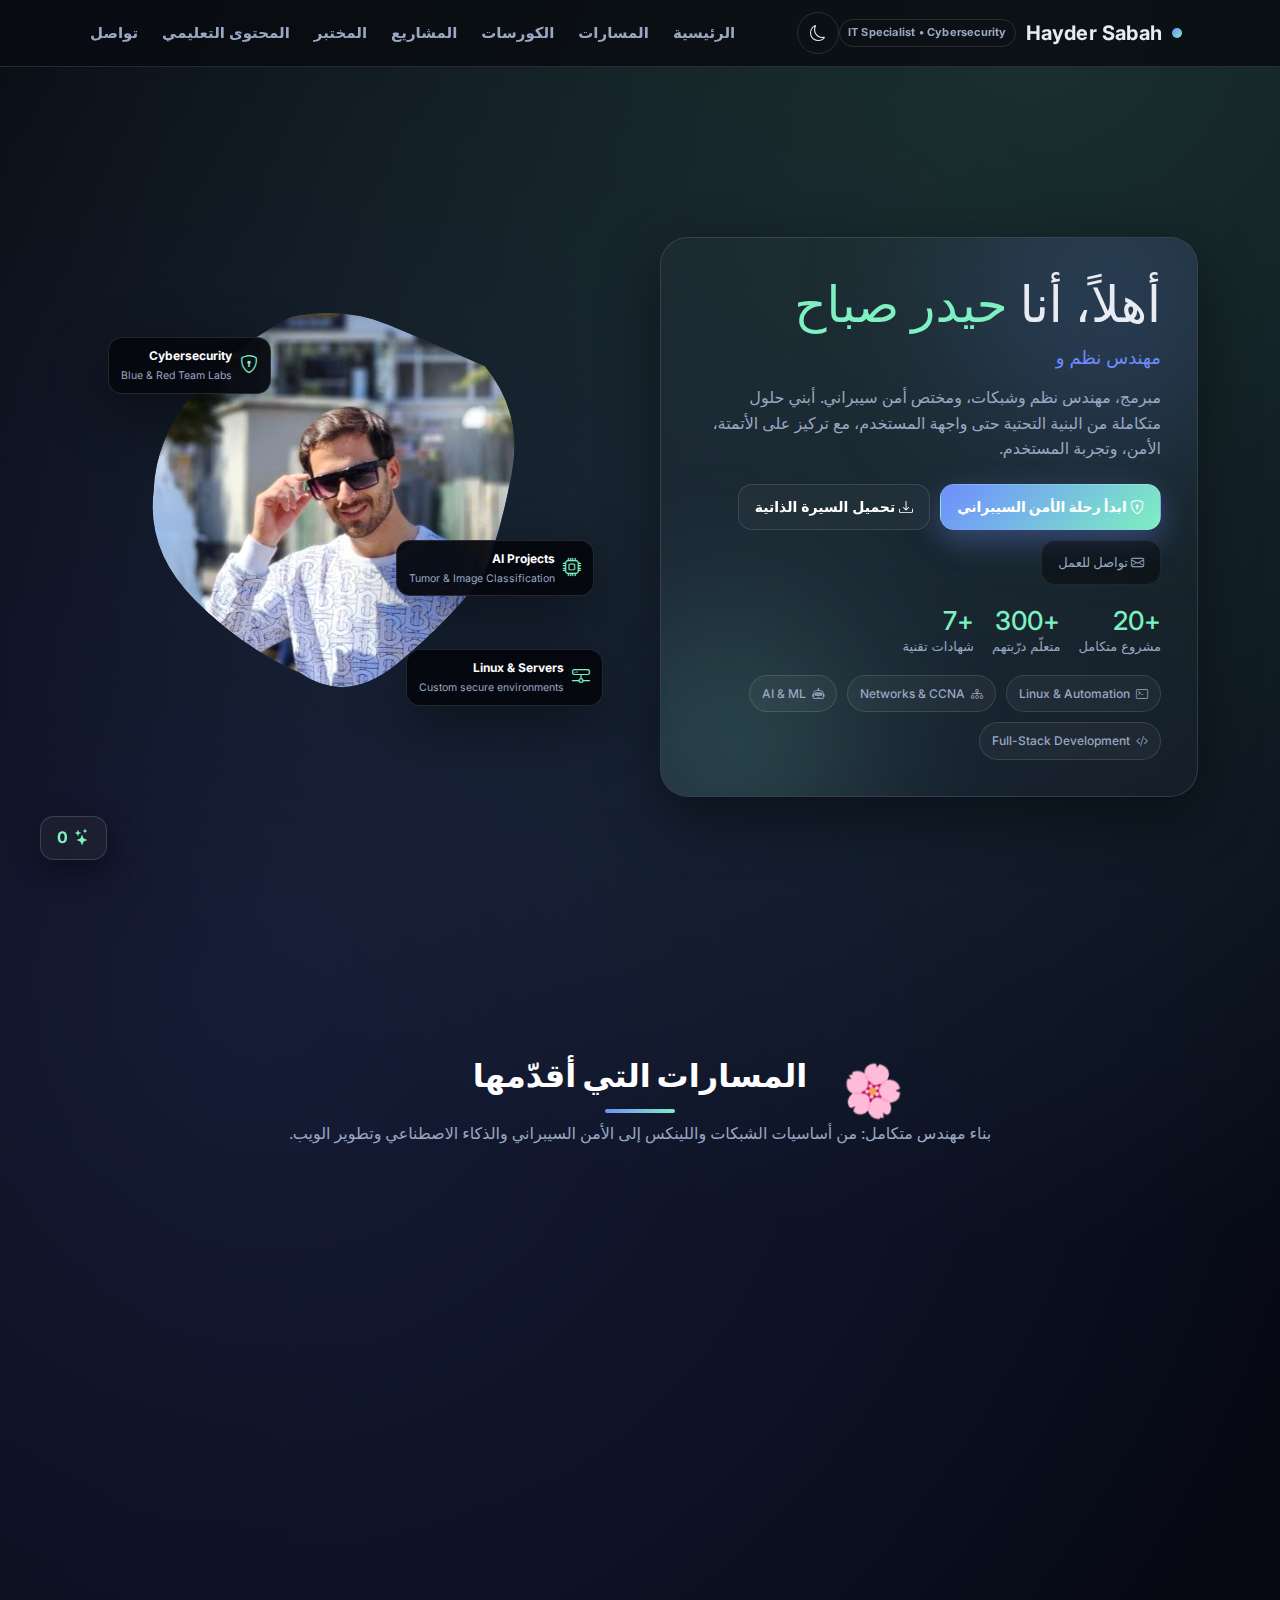
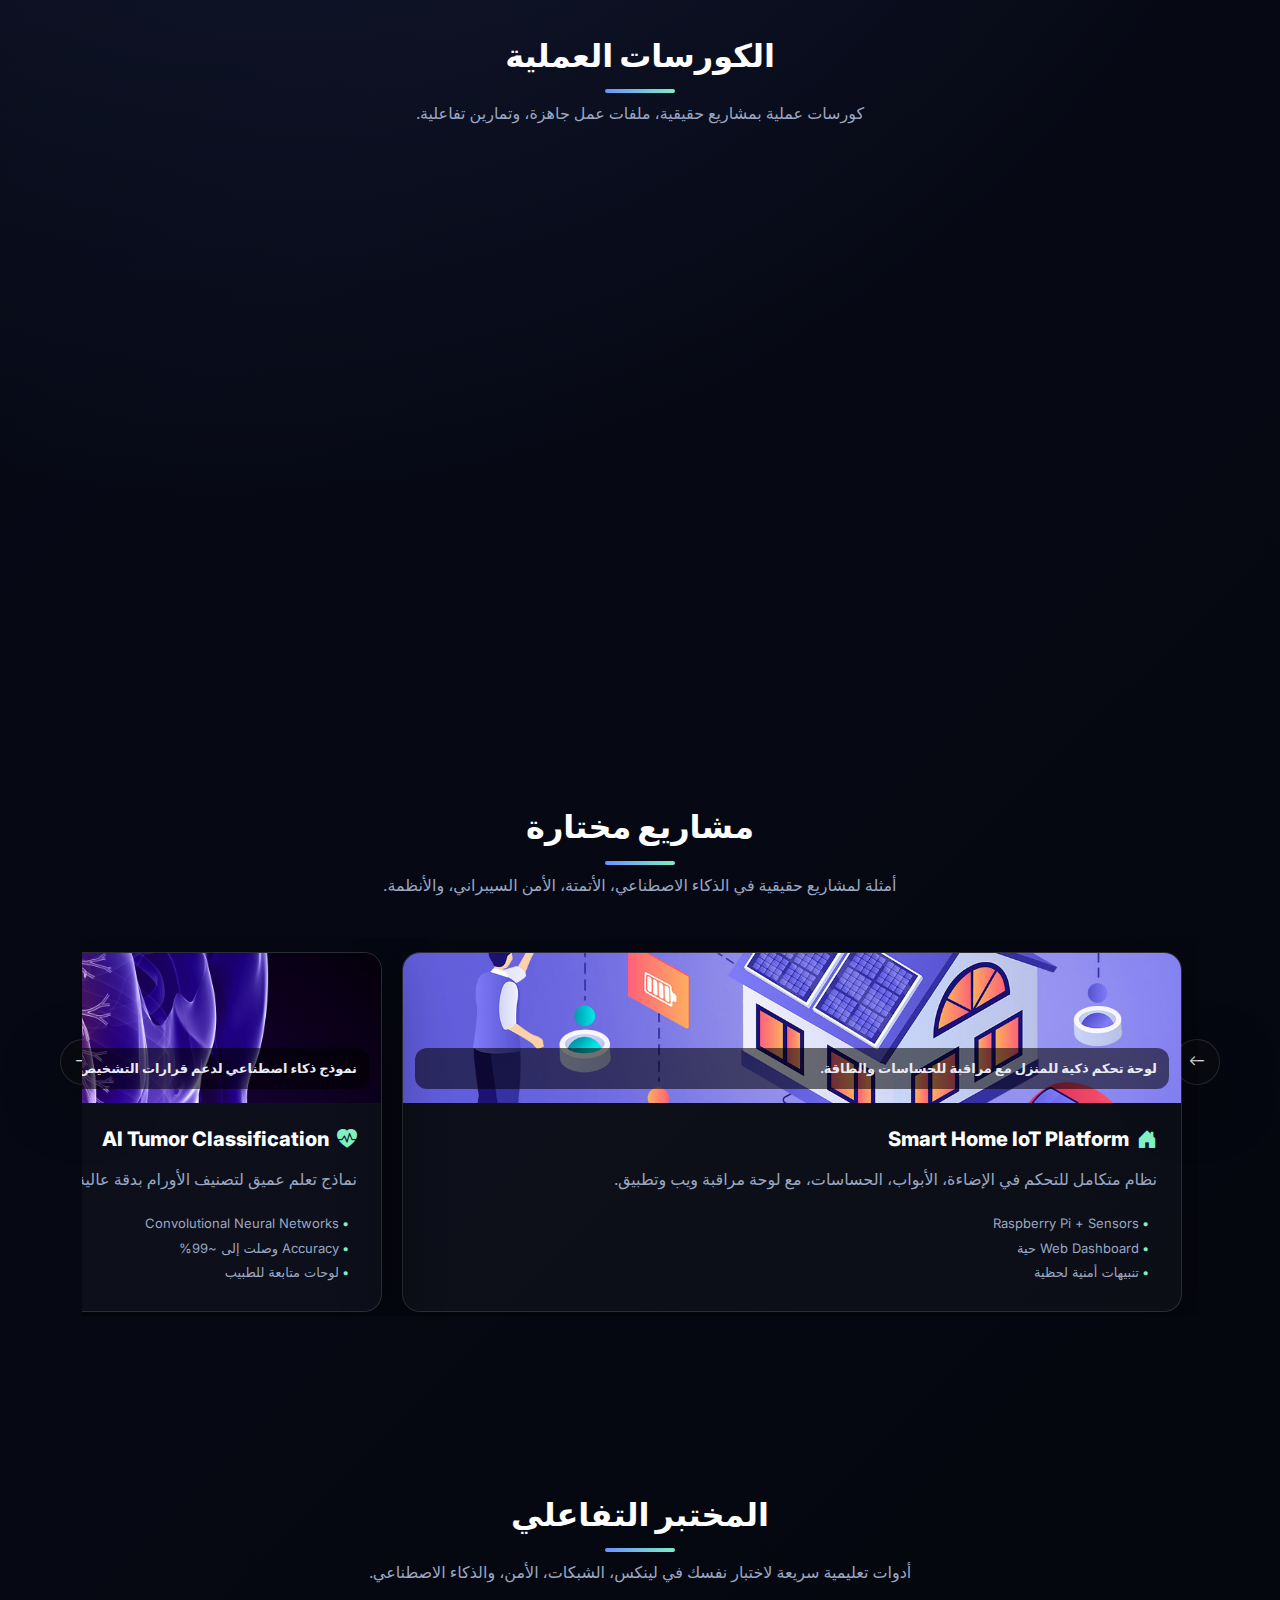
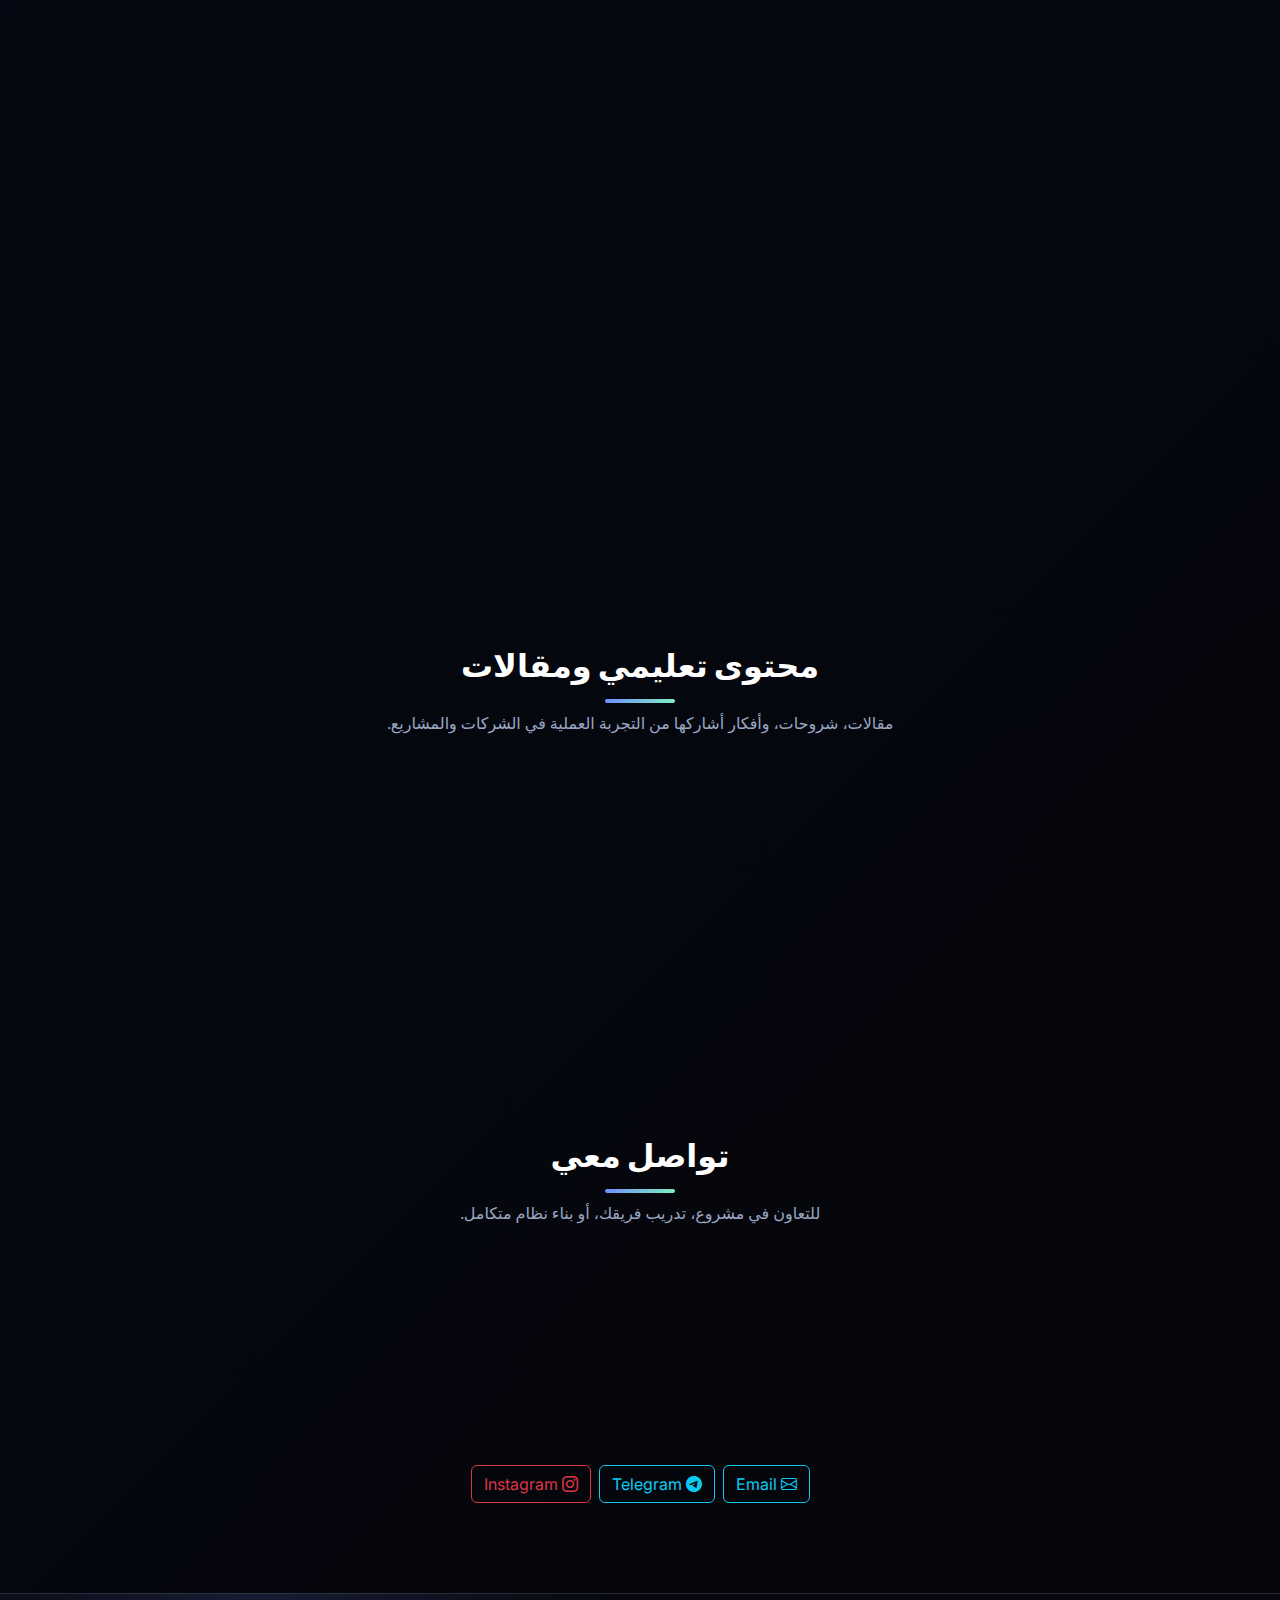
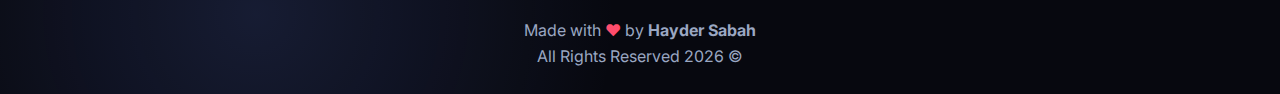
<file: Index.html>
<!DOCTYPE html>
<html lang="ar" dir="rtl">
<head>
    <meta charset="UTF-8">
    <meta name="viewport" content="width=device-width, initial-scale=1.0">
    <title>Hayder Sabah | Cybersecurity & Dev Portfolio v2</title>

    <link rel="icon" href="icon.png" type="image/png">

    <!-- Fonts -->
    <link rel="preconnect" href="https://fonts.googleapis.com">
    <link rel="preconnect" href="https://fonts.gstatic.com" crossorigin>
    <link href="https://fonts.googleapis.com/css2?family=Inter:wght@400;500;600;700;800&display=swap" rel="stylesheet">

    <!-- Bootstrap & Icons -->
    <link href="https://cdn.jsdelivr.net/npm/bootstrap@5.3.2/dist/css/bootstrap.min.css" rel="stylesheet">
    <link rel="stylesheet" href="https://cdn.jsdelivr.net/npm/bootstrap-icons@1.11.0/font/bootstrap-icons.css">

    <!-- Main CSS -->
    <style>
        :root {
            --bg: #05060a;
            --bg-alt: #070a12;
            --card: rgba(255, 255, 255, 0.04);
            --stroke: rgba(255, 255, 255, 0.12);
            --text: #e8ecf2;
            --muted: #9aa7c2;
            --accent: #6f8dff;
            --accent-2: #7ef0c1;
            --accent-red: #ff6b6b;
            --shadow: 0 20px 60px rgba(0, 0, 0, 0.45);
            --radius-lg: 28px;
            --radius-md: 18px;
            --radius-sm: 12px;
            --glass-blur: blur(12px);
            --font-main: 'Inter', 'Segoe UI', system-ui, -apple-system, sans-serif;
        }

        * {
            box-sizing: border-box;
        }

        body {
            margin: 0;
            font-family: var(--font-main);
            background: radial-gradient(circle at 20% 20%, rgba(111, 141, 255, 0.16), transparent 28%), radial-gradient(circle at 80% 0%, rgba(126, 240, 193, 0.18), transparent 25%), linear-gradient(135deg, #04040a 0%, #060915 35%, #05060a 100%);
            color: var(--text);
            scroll-behavior: smooth;
            line-height: 1.6;
            overflow-x: hidden;
        }

        .dark-mode {
            background: #05060a;
            color: var(--text);
        }

        /* Scrollbar */
        ::-webkit-scrollbar {
            width: 8px;
            height: 8px;
        }

        ::-webkit-scrollbar-thumb {
            background: rgba(255,255,255,0.18);
            border-radius: 999px;
        }

        /* General */
        img {
            max-width: 100%;
            display: block;
        }

        a {
            color: var(--accent);
            text-decoration: none;
        }

            a:hover {
                color: #9eb5ff;
            }

        section {
            padding: 90px 0;
        }

        .section-title {
            font-weight: 800;
            letter-spacing: -0.5px;
            color: #fff;
            text-align: center;
        }

        .section-subtitle {
            color: var(--muted);
            text-align: center;
            max-width: 720px;
            margin: 8px auto 40px auto;
        }

        .section-title::after {
            content: "";
            display: block;
            width: 70px;
            height: 4px;
            background: linear-gradient(135deg, var(--accent), var(--accent-2));
            margin: 14px auto 0 auto;
            border-radius: 999px;
        }

        .grid-3 {
            display: grid;
            grid-template-columns: repeat(auto-fit, minmax(260px, 1fr));
            gap: 18px;
        }

        /* NAVBAR */
        .main-nav {
            background: rgba(8, 10, 15, 0.8) !important;
            backdrop-filter: var(--glass-blur);
            border-bottom: 1px solid var(--stroke);
            padding: 12px 0;
        }

        .navbar .navbar-brand {
            color: var(--text);
            font-weight: 700;
            letter-spacing: 0.2px;
            display: flex;
            align-items: center;
            gap: 10px;
        }

            .navbar .navbar-brand .dot {
                width: 10px;
                height: 10px;
                background: linear-gradient(135deg, var(--accent), var(--accent-2));
                border-radius: 50%;
                display: inline-block;
            }

        .role-pill {
            font-size: 11px;
            padding: 4px 8px;
            border-radius: 999px;
            border: 1px solid var(--stroke);
            color: var(--muted);
        }

        .navbar .nav-link {
            color: var(--muted);
            position: relative;
            padding: 8px 12px;
            font-weight: 600;
            font-size: 15px;
        }

            .navbar .nav-link::after {
                content: "";
                position: absolute;
                left: 12px;
                bottom: 6px;
                width: 0;
                height: 2px;
                background: linear-gradient(135deg, var(--accent), var(--accent-2));
                transition: width 0.25s ease;
            }

            .navbar .nav-link:hover,
            .navbar .nav-link:focus {
                color: #fff;
            }

                .navbar .nav-link:hover::after {
                    width: 18px;
                }

        #themeToggle {
            border-radius: 50%;
            width: 42px;
            height: 42px;
            display: grid;
            place-items: center;
            border: 1px solid var(--stroke);
            color: var(--text);
        }

        /* HERO */
        .hero {
            position: relative;
            min-height: 100vh;
            display: grid;
            place-items: center;
        }

            .hero .inner {
                display: grid;
                grid-template-columns: repeat(auto-fit, minmax(320px, 1fr));
                align-items: center;
                gap: 40px;
                width: 100%;
            }

        .hero-card {
            background: rgba(255, 255, 255, 0.02);
            padding: 36px;
            border-radius: var(--radius-lg);
            border: 1px solid var(--stroke);
            box-shadow: var(--shadow);
            position: relative;
            overflow: hidden;
        }

            .hero-card::before,
            .hero-card::after {
                content: "";
                position: absolute;
                border-radius: 50%;
                filter: blur(80px);
                z-index: 0;
            }

            .hero-card::before {
                width: 320px;
                height: 320px;
                background: rgba(111, 141, 255, 0.18);
                top: -100px;
                right: -80px;
            }

            .hero-card::after {
                width: 260px;
                height: 260px;
                background: rgba(126, 240, 193, 0.18);
                bottom: -80px;
                left: -60px;
            }

        .hero h1 {
            font-size: clamp(34px, 4vw, 50px);
            margin-bottom: 10px;
            position: relative;
            z-index: 1;
        }

            .hero h1 span {
                color: var(--accent-2);
            }

        .hero-subtitle {
            font-size: 18px;
            color: var(--accent);
            margin-bottom: 12px;
            min-height: 26px;
        }

        .hero .intro {
            color: var(--muted);
            font-size: 16px;
            max-width: 620px;
            position: relative;
            z-index: 1;
        }

        .hero-cta {
            display: flex;
            flex-wrap: wrap;
            gap: 10px;
            margin-top: 22px;
            position: relative;
            z-index: 1;
        }

        /* Buttons */
        .btn-glow {
            padding: 11px 16px;
            border-radius: 14px;
            border: 1px solid var(--stroke);
            color: #fff;
            font-weight: 700;
            letter-spacing: 0.3px;
            background: linear-gradient(135deg, var(--accent), var(--accent-2));
            box-shadow: 0 10px 30px rgba(111, 141, 255, 0.35);
            font-size: 14px;
        }

        .btn-ghost {
            padding: 11px 16px;
            border-radius: 14px;
            border: 1px solid var(--stroke);
            color: #fff;
            font-weight: 600;
            background: rgba(255, 255, 255, 0.03);
            backdrop-filter: blur(10px);
            font-size: 14px;
        }

        .btn-ghost-alt {
            padding: 11px 16px;
            border-radius: 14px;
            border: 1px solid rgba(255,255,255,0.08);
            color: var(--muted);
            font-weight: 500;
            background: rgba(0,0,0,0.4);
            font-size: 13px;
        }

        /* Hero metrics */
        .hero-metrics {
            display: flex;
            flex-wrap: wrap;
            gap: 18px;
            margin-top: 20px;
            position: relative;
            z-index: 1;
        }

        .metric h3 {
            margin: 0;
            color: var(--accent-2);
            font-size: 26px;
        }

        .metric span {
            display: block;
            font-size: 13px;
            color: var(--muted);
        }

        /* Pills */
        .hero-tags {
            display: flex;
            flex-wrap: wrap;
            gap: 10px;
            margin-top: 18px;
            position: relative;
            z-index: 1;
        }

        .pill {
            padding: 8px 12px;
            border-radius: 999px;
            border: 1px solid var(--stroke);
            background: rgba(255, 255, 255, 0.04);
            color: var(--muted);
            font-weight: 500;
            font-size: 12px;
            display: inline-flex;
            align-items: center;
            gap: 6px;
        }

        /* Profile blob */
        /* ===== Profile Blob (Final Perfect Version) ===== */

        /* ========== Water Blob Shape (Perfect Organic Version) ========== */
        /* ====== SAFE WATER BLOB (Mask Version — Always Visible) ====== */

        .profile-blob {
            position: relative;
            width: min(450px, 90vw);
            margin: auto;
        }

            .profile-blob .shape {
                width: 100%;
                aspect-ratio: 1 / 1;
                position: relative;
                overflow: hidden;
                /* بقعة ماء بدون قص كامل */
                -webkit-mask-image: url('data:image/svg+xml;utf8, <svg xmlns="http://www.w3.org/2000/svg" viewBox="0 0 800 800"> <path d="M638 132q68 82 48 189.5T635 505q-63 82-153 156t-173 16Q206 632 121 546T49 354q3-94 72.5-176T294 44q95-18 172.5 14T638 132Z" fill="black"/> </svg>'); mask-image: url('data:image/svg+xml;utf8, <svg xmlns="http://www.w3.org/2000/svg" viewBox="0 0 800 800"> <path d="M638 132q68 82 48 189.5T635 505q-63 82-153 156t-173 16Q206 632 121 546T49 354q3-94 72.5-176T294 44q95-18 172.5 14T638 132Z" fill="black"/> </svg>'); -webkit-mask-size: cover;
                mask-size: cover;
                animation: blobMove 8s ease-in-out infinite;
                background: linear-gradient(135deg, rgba(111,141,255,0.25), rgba(126,240,193,0.25));
                box-shadow: 0 30px 60px rgba(0,0,0,0.45);
            }

            .profile-blob img {
                width: 100%;
                height: 100%;
                object-fit: cover;
                display: block;
                /* نفس الـ mask للبقعة */
                -webkit-mask-image: inherit;
                mask-image: inherit;
                -webkit-mask-size: inherit;
                mask-size: inherit;
                animation: slowZoom 7s ease-in-out infinite;
                filter: saturate(1.05) contrast(1.05);
            }

            /* highlight */
            .profile-blob .ink-highlight {
                position: absolute;
                top: 12%;
                right: 12%;
                width: 28%;
                height: 28%;
                background: radial-gradient(circle, rgba(255,255,255,0.4), transparent 70%);
                mix-blend-mode: screen;
                animation: highlightMove 5s infinite;
            }

        /* Animations */
        @keyframes blobMove {
            0% {
                transform: scale(1);
            }

            50% {
                transform: scale(1.04) rotate(1deg);
            }

            100% {
                transform: scale(1);
            }
        }

        @keyframes slowZoom {
            0%, 100% {
                transform: scale(1);
            }

            50% {
                transform: scale(1.03);
            }
        }

        @keyframes highlightMove {
            0%,100% {
                transform: translate(0,0);
                opacity: 0.5;
            }

            50% {
                transform: translate(-12px,12px);
                opacity: 0.7;
            }
        }


        /* ========== Cybersecurity Glow (Neon) ========== */
        .track-cyber:hover {
            border-color: rgba(0,255,180,0.6);
            box-shadow: 0 0 22px rgba(0,255,180,0.5), 0 0 45px rgba(0,255,180,0.3), inset 0 0 20px rgba(0,255,180,0.25);
            transform: translateY(-6px) scale(1.03);
            transition: 0.35s ease;
        }

            .track-cyber:hover .icon-circle {
                background: rgba(0,255,180,0.25);
                box-shadow: 0 0 18px rgba(0,255,180,0.6);
            }

        /* ========== Networks Fire/Burn Effect ========== */
        .track-network {
            position: relative;
            overflow: hidden;
        }

            .track-network:hover {
                border-color: rgba(255,120,0,0.7);
                box-shadow: 0 0 20px rgba(255,120,0,0.4), 0 0 40px rgba(255,80,0,0.25);
                transform: translateY(-6px) scale(1.03);
            }

                .track-network:hover::after {
                    content: "";
                    position: absolute;
                    inset: 0;
                    background: radial-gradient(circle at top right, rgba(255,140,0,0.35), transparent 60%), radial-gradient(circle at bottom left, rgba(255,60,0,0.25), transparent 60%);
                    filter: blur(8px);
                    opacity: 1;
                }

        /* ========== Full-Stack Freeze/Ice Effect ========== */
        .track-dev:hover {
            border-color: rgba(150,180,255,0.7);
            background: rgba(200,220,255,0.04);
            box-shadow: 0 0 25px rgba(120,160,255,0.4), inset 0 0 22px rgba(150,180,255,0.3);
            transform: translateY(-6px) scale(1.04);
        }

            .track-dev:hover::after {
                content: "";
                position: absolute;
                inset: 0;
                pointer-events: none;
                background: url('data:image/svg+xml;utf8,\
        <svg xmlns="http://www.w3.org/2000/svg" width="300" height="300">\
        <text x="20" y="60" fill="rgba(255,255,255,0.15)" font-size="48">*</text>\
        <text x="100" y="120" fill="rgba(255,255,255,0.12)" font-size="42">*</text>\
        <text x="180" y="40" fill="rgba(255,255,255,0.10)" font-size="50">*</text>\
        </svg>');
                opacity: 0.6;
                filter: blur(2px);
            }


        /* Floating cards */
        .floating-card {
            position: absolute;
            background: rgba(5, 7, 14, 0.95);
            border-radius: 14px;
            padding: 8px 12px;
            border: 1px solid var(--stroke);
            display: flex;
            align-items: center;
            gap: 8px;
            font-size: 12px;
            box-shadow: var(--shadow);
        }

            .floating-card i {
                font-size: 18px;
                color: var(--accent-2);
            }

            .floating-card strong {
                display: block;
                color: #fff;
            }

            .floating-card small {
                color: var(--muted);
            }

        .fc-1 {
            top: 10%;
            left: -4%;
        }

        .fc-2 {
            bottom: 8%;
            right: -6%;
        }

        .fc-3 {
            top: 55%;
            right: -4%;
        }

        /* Cards */
        .card-glass {
            background: var(--card);
            border: 1px solid var(--stroke);
            border-radius: var(--radius-md);
            padding: 20px;
            box-shadow: var(--shadow);
            height: 100%;
        }

            .card-glass .icon-circle {
                width: 44px;
                height: 44px;
                border-radius: 50%;
                display: grid;
                place-items: center;
                margin-bottom: 14px;
                background: rgba(111, 141, 255, 0.15);
                color: #fff;
            }

            .card-glass h5 {
                margin-bottom: 8px;
                color: #fff;
                font-weight: 700;
            }

            .card-glass p {
                color: var(--muted);
                margin: 0;
            }

        .mini-list {
            margin: 12px 0 0 0;
            padding-right: 18px;
            list-style: none;
            font-size: 13px;
            color: var(--muted);
        }

            .mini-list li {
                position: relative;
                margin-bottom: 4px;
            }

                .mini-list li::before {
                    content: "•";
                    position: absolute;
                    right: -10px;
                    color: var(--accent-2);
                }

        /* COURSES */
        .course-card {
            position: relative;
            overflow: hidden;
            transition: transform 0.25s ease, box-shadow 0.25s ease;
        }

            .course-card:hover {
                transform: translateY(-6px);
                box-shadow: 0 22px 60px rgba(0,0,0,0.65);
            }

        .course-img {
            width: 100%;
            height: 160px;
            object-fit: cover;
            border-radius: var(--radius-md);
            margin-bottom: 14px;
        }

        .course-meta {
            display: flex;
            justify-content: space-between;
            margin-top: 6px;
            color: var(--muted);
            font-size: 13px;
        }

        .course-progress {
            margin-top: 10px;
        }

            .course-progress span {
                font-size: 12px;
                color: var(--muted);
            }

            .course-progress .progress {
                background: rgba(255,255,255,0.08);
                border-radius: 999px;
                height: 8px;
                margin-top: 4px;
                overflow: hidden;
            }

        /* PROJECTS */
        .project-carousel {
            position: relative;
        }

        .scroll-wrapper {
            overflow-x: auto;
            white-space: nowrap;
            scroll-behavior: smooth;
            padding: 14px 0 4px 0;
        }

            .scroll-wrapper::-webkit-scrollbar {
                height: 10px;
            }

            .scroll-wrapper::-webkit-scrollbar-thumb {
                background: rgba(255,255,255,0.18);
                border-radius: 10px;
            }

        .project-card {
            display: inline-flex;
            width: 780px;
            height: 360px; /* هذا يثبّت حجم البطاقة */
            border-radius: var(--radius-md);
            overflow: hidden;
            border: 1px solid var(--stroke);
            margin-right: 16px;
            background: rgba(255,255,255,0.03);
            box-shadow: var(--shadow);
        }

            .project-card:hover {
                transform: translateY(-6px);
                box-shadow: 0 20px 50px rgba(0,0,0,0.55);
            }

        .project-figure {
            position: relative;
            width: 100%;
            height: 100%;
            overflow: hidden;
            background: linear-gradient(180deg, rgba(8,10,15,0.45), rgba(8,10,15,0.85));
        }

        .project-img {
            width: 100%;
            height: 100%;
            object-fit: cover; /* يملأ المربع كامل بدون تشويه */
            display: block;
        }

        .project-overlay {
            position: absolute;
            inset: auto 12px 14px 12px;
            padding: 10px 12px;
            border-radius: var(--radius-sm);
            background: rgba(0, 0, 0, 0.55);
            color: #e8ecf2;
            font-weight: 700;
            letter-spacing: 0.2px;
            font-size: 13px;
        }

        .project-card .card-body {
            width: 55%;
            padding: 24px;
            display: flex;
            flex-direction: column;
            justify-content: center;
            gap: 8px;
        }

        .project-card h5 {
            color: #fff;
            font-weight: 800;
        }

            .project-card h5 i {
                margin-left: 4px;
                color: var(--accent-2);
            }

        .project-card p {
            color: var(--muted);
            margin: 0;
        }

        /* Project nav buttons */
        .project-nav {
            position: absolute;
            top: 50%;
            transform: translateY(-50%);
            display: flex;
        }

            .project-nav button {
                width: 46px;
                height: 46px;
                border-radius: 50%;
                border: 1px solid var(--stroke);
                background: rgba(8, 10, 15, 0.9);
                color: #fff;
                box-shadow: var(--shadow);
            }

            .project-nav.left {
                left: -10px;
            }

            .project-nav.right {
                right: -10px;
            }

        /* LAB */
        .lab-grid {
            display: grid;
            grid-template-columns: minmax(0, 2fr) minmax(0, 1.4fr);
            gap: 22px;
        }

        .terminal-window {
            border-radius: var(--radius-md);
            border: 1px solid #30363d;
            overflow: hidden;
            box-shadow: var(--shadow);
        }

        .window-header {
            background: #111;
            border-bottom: 1px solid #30363d;
        }

        .window-btn {
            width: 12px;
            height: 12px;
            border-radius: 50%;
            display: inline-block;
        }

        #quiz-terminal {
            background: #000;
            color: #0f0;
            min-height: 260px;
            max-height: 420px;
            overflow-y: auto;
            font-family: 'Fira Code', monospace;
            font-size: 13px;
        }

        #quiz-answer {
            background: #0b0b0b;
            color: #0f0;
            border: 1px solid #1f1f1f;
            border-radius: 10px;
            padding: 12px;
            font-family: 'Fira Code', monospace;
        }

        #quiz-category {
            border: 1px solid rgba(255,255,255,0.2);
            padding: 6px 10px;
        }

        #quiz-hint {
            color: #a1a1a1;
        }

        @keyframes fall-rose {
            0% {
                top: -40px;
                opacity: 1;
                transform: rotate(0deg);
            }

            100% {
                top: 100%;
                opacity: 0;
                transform: rotate(360deg);
            }
        }

        .map-card {
            background: var(--card);
            border-radius: var(--radius-md);
            border: 1px solid var(--stroke);
            padding: 20px;
            box-shadow: var(--shadow);
        }

        .map-frame-wrapper {
            border-radius: var(--radius-md);
            overflow: hidden;
            border: 1px solid var(--stroke);
        }

        #map-frame {
            width: 100%;
            height: 260px;
            border: 0;
        }

        /* BLOG */
        .blog-card {
            position: relative;
            overflow: hidden;
            transition: all 0.35s ease;
            cursor: pointer;
            min-height: 180px;
        }

            .blog-card .blog-preview {
                max-height: 58px;
                overflow: hidden;
                transition: max-height 0.35s ease;
            }

            .blog-card .blog-full {
                max-height: 0;
                opacity: 0;
                overflow: hidden;
                color: var(--muted);
                font-size: 14px;
                transition: all 0.45s ease;
            }

            .blog-card:hover {
                transform: translateY(-6px);
                box-shadow: 0 18px 45px rgba(0,0,0,0.55);
                background: rgba(255,255,255,0.06);
            }

                .blog-card:hover .blog-preview {
                    max-height: 0;
                    opacity: 0;
                }

                .blog-card:hover .blog-full {
                    max-height: 260px;
                    opacity: 1;
                }


        /* CONTACT */
        .contact-card {
            background: var(--card);
            border: 1px solid var(--stroke);
            border-radius: var(--radius-md);
            padding: 22px;
            text-align: center;
            box-shadow: var(--shadow);
        }

            .contact-card p {
                color: var(--muted);
            }

            .contact-card a.btn {
                margin-top: 8px;
            }

        /* FOOTER */
        footer {
            border-top: 1px solid var(--stroke);
            background: radial-gradient(circle at 20% 20%, rgba(111,141,255,0.15), transparent 35%), #07080f;
        }

            footer p {
                margin: 0;
                color: var(--muted);
            }

        /* Animations */
        @keyframes blob-float {
            0%, 100% {
                transform: translateY(0) rotate(0deg) scale(1);
            }

            50% {
                transform: translateY(-8px) rotate(1deg) scale(1.02);
            }
        }

        @keyframes shimmer {
            0%, 100% {
                opacity: 0.65;
                transform: translate(0, 0) scale(1);
            }

            50% {
                opacity: 0.9;
                transform: translate(-6px, 4px) scale(1.08);
            }
        }

        /* Reveal on scroll */
        .reveal {
            opacity: 0;
            transform: translateY(20px);
            transition: 0.5s ease;
        }

            .reveal.visible {
                opacity: 1;
                transform: translateY(0);
            }

        .reveal-delay {
            opacity: 0;
            transform: translateY(20px);
            transition: 0.8s ease;
        }

            .reveal-delay.visible {
                opacity: 1;
                transform: translateY(0);
            }

        /* Responsive */
        @media (max-width: 992px) {
            .project-card {
                width: 90vw;
                height: auto;
                flex-direction: column;
            }

            .project-figure {
                width: 100%;
                height: 220px;
            }

            .project-card .card-body {
                width: 100%;
            }

            .project-nav {
                display: none;
            }

            .lab-grid {
                grid-template-columns: minmax(0, 1fr);
            }
        }

        @media (max-width: 768px) {
            .hero-card {
                padding: 26px;
            }

            .hero-cta {
                flex-direction: column;
                align-items: stretch;
            }

            .hero-metrics {
                gap: 12px;
            }

            .metric h3 {
                font-size: 22px;
            }

            .profile-blob {
                max-width: 360px;
            }
        }

        #floating-score {
            position: fixed;
            bottom: 40px;
            left: 40px; /* بدل left */
            background: rgba(40,40,50,0.45);
            backdrop-filter: blur(10px);
            border: 1px solid rgba(255,255,255,0.15);
            padding: 8px 16px;
            border-radius: 14px;
            font-weight: 700;
            color: #7ef0c1;
            z-index: 999999; /* أعلى شيء */
            box-shadow: 0 10px 28px rgba(0,0,0,0.45);
            display: flex;
            gap: 6px;
            align-items: center;
            font-size: 16px;
        }


        .falling-item {
            position: absolute;
            top: -50px;
            cursor: pointer;
            user-select: none;
            z-index: 9999;
            animation: sway 3.5s ease-in-out infinite;
        }

        @keyframes sway {
            0% {
                transform: translateX(0px) rotate(0deg);
            }

            25% {
                transform: translateX(15px) rotate(8deg);
            }

            50% {
                transform: translateX(-10px) rotate(-6deg);
            }

            75% {
                transform: translateX(20px) rotate(10deg);
            }

            100% {
                transform: translateX(0px) rotate(0deg);
            }
        }

        .plus-one {
            position: fixed;
            color: #7ef0c1;
            font-weight: 800;
            font-size: 22px;
            animation: plusAnim 1s ease forwards;
            z-index: 9999;
        }

        @keyframes plusAnim {
            from {
                opacity: 1;
                transform: translateY(0);
            }

            to {
                opacity: 0;
                transform: translateY(-40px);
            }
        }


        .cursor-trail {
            position: fixed;
            width: 14px;
            height: 14px;
            border-radius: 50%;
            pointer-events: none;
            z-index: 999999;
            background: radial-gradient(circle, rgba(126,240,193,1), rgba(126,240,193,0));
            box-shadow: 0 0 20px rgba(126,240,193,0.8);
            animation: fadeOut 0.7s forwards;
        }

        @keyframes fadeOut {
            from {
                opacity: 1;
                transform: scale(1);
            }

            to {
                opacity: 0;
                transform: scale(0.4);
            }
        }


    </style>
</head>
<body>

    <!-- Navbar -->
    <nav class="navbar navbar-expand-lg navbar-dark sticky-top main-nav">
        <div class="container">
            <a class="navbar-brand" href="#hero">
                <span class="dot"></span>
                <span>Hayder Sabah</span>
                <span class="role-pill">IT Specialist • Cybersecurity</span>
            </a>

            <div class="d-flex align-items-center gap-2">
                <button class="btn" id="themeToggle" aria-label="Toggle theme"><i class="bi bi-moon"></i></button>
                <button class="navbar-toggler" type="button" data-bs-toggle="collapse" data-bs-target="#navbarNav">
                    <span class="navbar-toggler-icon"></span>
                </button>
            </div>

            <div class="collapse navbar-collapse justify-content-end" id="navbarNav">
                <ul class="navbar-nav gap-2">
                    <li class="nav-item"><a class="nav-link" href="#hero">الرئيسية</a></li>
                    <li class="nav-item"><a class="nav-link" href="#tracks">المسارات</a></li>
                    <li class="nav-item"><a class="nav-link" href="#courses">الكورسات</a></li>
                    <li class="nav-item"><a class="nav-link" href="#projects">المشاريع</a></li>
                    <li class="nav-item"><a class="nav-link" href="#lab">المختبر</a></li>
                    <li class="nav-item"><a class="nav-link" href="#blog">المحتوى التعليمي</a></li>
                    <li class="nav-item"><a class="nav-link" href="#contact">تواصل</a></li>
                </ul>
            </div>
        </div>
    </nav>

    <div id="floating-score">
        <i class="bi bi-stars"></i>
        <span id="score">0</span>
    </div>



    <!-- HERO -->
    <section id="hero" class="hero">
        <div class="container">
            <div class="inner">
                <!-- Text side -->
                <div class="hero-card text-end reveal">
                    <h1>أهلاً، أنا <span>حيدر صباح</span></h1>
                    <p class="hero-subtitle" id="typed-text"></p>
                    <p class="intro">
                        مبرمج، مهندس نظم وشبكات، ومختص أمن سيبراني. أبني حلول متكاملة من البنية التحتية
                        حتى واجهة المستخدم، مع تركيز على الأتمتة، الأمن، وتجربة المستخدم.
                    </p>

                    <div class="hero-cta">
                        <a href="#courses" class="btn-glow"><i class="bi bi-shield-lock"></i> ابدأ رحلة الأمن السيبراني</a>
                        <a href="Mycv.pdf" class="btn-ghost" download>
                            <i class="bi bi-download"></i> تحميل السيرة الذاتية
                        </a>
                        <a href="mailto:haider2alatare@gmail.com" class="btn-ghost-alt"><i class="bi bi-envelope"></i> تواصل للعمل</a>
                    </div>

                    <div class="hero-metrics">
                        <div class="metric">
                            <h3>+20</h3>
                            <span>مشروع متكامل</span>
                        </div>
                        <div class="metric">
                            <h3>+300</h3>
                            <span>متعلّم درّبتهم</span>
                        </div>
                        <div class="metric">
                            <h3>+7</h3>
                            <span>شهادات تقنية</span>
                        </div>
                    </div>

                    <div class="hero-tags">
                        <span class="pill"><i class="bi bi-terminal"></i> Linux & Automation</span>
                        <span class="pill"><i class="bi bi-diagram-3"></i> Networks & CCNA</span>
                        <span class="pill"><i class="bi bi-robot"></i> AI & ML</span>
                        <span class="pill"><i class="bi bi-code-slash"></i> Full-Stack Development</span>
                    </div>
                </div>

                <!-- Profile side -->
                <div class="profile-blob reveal-delay">
                    <div class="ink-backdrop"></div>
                    <div class="shape">
                        <img src="me.jpg" alt="Hayder Sabah portrait">
                        <span class="ink-highlight"></span>
                    </div>

                    <div class="floating-card fc-1">
                        <i class="bi bi-shield-lock"></i>
                        <div>
                            <strong>Cybersecurity</strong>
                            <small>Blue & Red Team Labs</small>
                        </div>
                    </div>
                    <div class="floating-card fc-2">
                        <i class="bi bi-hdd-network"></i>
                        <div>
                            <strong>Linux & Servers</strong>
                            <small>Custom secure environments</small>
                        </div>
                    </div>
                    <div class="floating-card fc-3">
                        <i class="bi bi-cpu"></i>
                        <div>
                            <strong>AI Projects</strong>
                            <small>Tumor & Image Classification</small>
                        </div>
                    </div>
                </div>
            </div>
        </div>
    </section>

    <!-- TRACKS -->
    <section id="tracks">
        <div class="container">
            <h2 class="section-title">المسارات التي أقدّمها</h2>
            <p class="section-subtitle">
                بناء مهندس متكامل: من أساسيات الشبكات واللينكس إلى الأمن السيبراني والذكاء الاصطناعي وتطوير الويب.
            </p>

            <div class="grid-3 mt-4">
                <div class="card-glass track-card track-cyber reveal">
                    <div class="icon-circle"><i class="bi bi-shield-shaded"></i></div>
                    <h5>مسار الأمن السيبراني</h5>
                    <p>تهديدات، هجمات عملية، مختبرات Kali، إعداد بيئات اختبار، وتقارير احترافية.</p>
                    <ul class="mini-list">
                        <li>Fundamentals & Threats</li>
                        <li>Web & Network Attacks</li>
                        <li>Red / Blue Team Basics</li>
                    </ul>
                </div>

                <div class="card-glass track-card track-network reveal">
                    <div class="icon-circle"><i class="bi bi-wifi"></i></div>
                    <h5>مسار الشبكات و CCNA</h5>
                    <p>تصميم الشبكات، VLANs، Routing & Switching، واستكشاف الأخطاء.</p>
                    <ul class="mini-list">
                        <li>Cisco Basics & Topologies</li>
                        <li>VLAN, STP, Routing</li>
                        <li>Troubleshooting عملي</li>
                    </ul>
                </div>

                <div class="card-glass track-card track-dev reveal">
                    <div class="icon-circle"><i class="bi bi-code-square"></i></div>
                    <h5>مسار البرمجة و Full-Stack</h5>
                    <p>واجهات حديثة، APIs آمنة، قواعد بيانات، ونشر تطبيقات للإنتاج.</p>
                    <ul class="mini-list">
                        <li>HTML, CSS, JS</li>
                        <li>Back-end & APIs</li>
                        <li>Databases & Auth</li>
                    </ul>
                </div>
            </div>
        </div>
    </section>

    <!-- COURSES -->
    <section id="courses">
        <div class="container">
            <h2 class="section-title">الكورسات العملية</h2>
            <p class="section-subtitle">
                كورسات عملية بمشاريع حقيقية، ملفات عمل جاهزة، وتمارين تفاعلية.
            </p>

            <div class="grid-3 mt-4">

                <!-- Cyber Course -->
                <div class="card-glass course-card reveal">
                    <img src="Cyber-Security.jpg" class="course-img" alt="Cybersecurity">
                    <h4>Cybersecurity Masterclass</h4>
                    <p>من الصفر حتى بناء مختبر متكامل لاختبار الاختراق وتحليل الهجمات والتقارير.</p>
                    <div class="course-meta">
                        <span><i class="bi bi-clock"></i> 30 ساعة</span>
                        <span><i class="bi bi-bar-chart"></i> متقدم</span>
                    </div>
                    <div class="course-progress">
                        <span>المحتوى الحالي</span>
                        <div class="progress">
                            <div class="progress-bar bg-success" style="width: 70%"></div>
                        </div>
                    </div>
                    <button class="btn-glow w-100 mt-2 course-details-btn"
                            data-bs-toggle="modal"
                            data-bs-target="#courseModal"
                            data-title="Cybersecurity Masterclass"
                            data-level="متقدم"
                            data-hours="30 ساعة تدريبية"
                            data-description="كورس عملي يجهّزك لبناء مختبر اختبار اختراق كامل، فهم مراحل الهجوم، وكيفية الدفاع وكتابة تقارير احترافية."
                            data-outline="
        • مقدمة في الأمن السيبراني، أنواع الهجمات، مفاهيم Threat & Risk.
        • إعداد بيئة Kali Linux و Windows للاختبار.
        • هجمات على الشبكات اللاسلكية، الخدمات، والبورتات المفتوحة.
        • Web Application Security: SQLi, XSS, Auth Bypass.
        • Metasploit, Burp Suite, Wireshark في سيناريوهات حقيقية.
        • كتابة تقارير احترافية للشركات والعملاء.
    ">
                        عرض محتوى الكورس
                    </button>
                </div>

                <!-- Full-Stack Course -->
                <div class="card-glass course-card reveal">
                    <img src="Web-Tools.jpg" class="course-img" alt="Full-Stack">
                    <h4>Full-Stack Web Development</h4>
                    <p>إنشاء أنظمة إدارة، صفحات تسويق، Panels، وتطبيقات متكاملة.</p>
                    <div class="course-meta">
                        <span><i class="bi bi-clock"></i> 45 ساعة</span>
                        <span><i class="bi bi-bar-chart"></i> متوسط - متقدم</span>
                    </div>
                    <div class="course-progress">
                        <span>المحتوى الحالي</span>
                        <div class="progress">
                            <div class="progress-bar bg-info" style="width: 60%"></div>
                        </div>
                    </div>
                    <button class="btn-glow w-100 mt-2 course-details-btn"
                            data-bs-toggle="modal"
                            data-bs-target="#courseModal"
                            data-title="Full-Stack Web Development"
                            data-level="متوسط - متقدم"
                            data-hours="45 ساعة تدريبية"
                            data-description="من الصفر حتى بناء لوحة تحكم كاملة وأنظمة إدارة حقيقية باستخدام تقنيات حديثة في الواجهة والخلفية."
                            data-outline="
        • أساسيات HTML, CSS, JS وبناء صفحات جذابة.
        • التعامل مع REST APIs و JSON.
        • Back-End (مثلاً ASP.NET / Node / Laravel حسب تنسيقك).
        • قواعد البيانات، تصميم الجداول، العلاقات، والاستعلامات.
        • مصادقة المستخدمين، الأدوار والصلاحيات (RBAC).
        • رفع المشروع على سيرفر فعلي + أفضل ممارسات الإنتاج.
    ">
                        عرض محتوى الكورس
                    </button>
                </div>

                <!-- AI Course -->
                <div class="card-glass course-card reveal">
                    <img src="Tumor-Classification.jpg" class="course-img" alt="AI">
                    <h4>AI & Machine Learning</h4>
                    <p>نماذج تصنيف، مشاريع طبية، تحليل بيانات، ونشر النماذج في بيئات حقيقية.</p>
                    <div class="course-meta">
                        <span><i class="bi bi-clock"></i> 25 ساعة</span>
                        <span><i class="bi bi-bar-chart"></i> متوسط</span>
                    </div>
                    <div class="course-progress">
                        <span>المحتوى الحالي</span>
                        <div class="progress">
                            <div class="progress-bar bg-warning" style="width: 50%"></div>
                        </div>
                    </div>
                    <button class="btn-glow w-100 mt-2 course-details-btn"
                            data-bs-toggle="modal"
                            data-bs-target="#courseModal"
                            data-title="AI & Machine Learning"
                            data-level="متوسط"
                            data-hours="25 ساعة تدريبية"
                            data-description="تطبيق عملي على مشاريع حقيقية مثل تصنيف الأورام، تحليل البيانات، وبناء موديلات جاهزة للإستخدام."
                            data-outline="
        • مقدمة في AI, ML, Supervised vs Unsupervised.
        • التعامل مع البيانات باستخدام Python, pandas, numpy.
        • بناء نماذج تصنيف (Classification) وتحليل الأداء.
        • مشروع Tumor Classification من البيانات حتى النشر.
        • مقدمة في الشبكات العصبية باستخدام TensorFlow / Keras.
        • نشر النموذج عبر واجهة ويب / API.
    ">
                        عرض محتوى الكورس
                    </button>
                </div>

            </div>
        </div>
    </section>

    <!-- PROJECTS -->
    <section id="projects">
        <div class="container position-relative project-carousel">
            <h2 class="section-title">مشاريع مختارة</h2>
            <p class="section-subtitle">
                أمثلة لمشاريع حقيقية في الذكاء الاصطناعي، الأتمتة، الأمن السيبراني، والأنظمة.
            </p>

            <div class="project-nav left">
                <button id="scrollLeft" aria-label="Scroll left"><i class="bi bi-arrow-right"></i></button>
            </div>
            <div class="project-nav right">
                <button id="scrollRight" aria-label="Scroll right"><i class="bi bi-arrow-left"></i></button>
            </div>

            <div class="scroll-wrapper mt-3">

                <!-- Smart Home -->
                <div class="card project-card">
                    <div class="project-figure">
                        <img src="smart-home.jpg" class="project-img" alt="Smart Home">
                        <div class="project-overlay">لوحة تحكم ذكية للمنزل مع مراقبة للحساسات والطاقة.</div>
                    </div>
                    <div class="card-body text-end">
                        <h5><i class="bi bi-house-door-fill"></i> Smart Home IoT Platform</h5>
                        <p>نظام متكامل للتحكم في الإضاءة، الأبواب، الحساسات، مع لوحة مراقبة ويب وتطبيق.</p>
                        <ul class="mini-list">
                            <li>Raspberry Pi + Sensors</li>
                            <li>Web Dashboard حية</li>
                            <li>تنبيهات أمنية لحظية</li>
                        </ul>
                    </div>
                </div>

                <!-- Tumor AI -->
                <div class="card project-card">
                    <div class="project-figure">
                        <img src="Tumor-Classification.jpg" class="project-img" alt="AI Tumor Classification">
                        <div class="project-overlay">نموذج ذكاء اصطناعي لدعم قرارات التشخيص الطبي.</div>
                    </div>
                    <div class="card-body text-end">
                        <h5><i class="bi bi-heart-pulse-fill"></i> AI Tumor Classification</h5>
                        <p>نماذج تعلم عميق لتصنيف الأورام بدقة عالية مع واجهة تقارير تفاعلية.</p>
                        <ul class="mini-list">
                            <li>Convolutional Neural Networks</li>
                            <li>Accuracy وصلت إلى ~99%</li>
                            <li>لوحات متابعة للطبيب</li>
                        </ul>
                    </div>
                </div>

                <!-- Phone Farm -->
                <div class="card project-card">
                    <div class="project-figure">
                        <img src="Phone-Farm.jpg" class="project-img" alt="Phone Farm Automation">
                        <div class="project-overlay">إدارة أكثر من 1000 جهاز متنقل من لوحة واحدة.</div>
                    </div>
                    <div class="card-body text-end">
                        <h5><i class="bi bi-phone-fill"></i> Phone Farm Automation</h5>
                        <p>منصة لإدارة ومراقبة مزارع الأجهزة مع سكربتات أتمتة وحماية.</p>
                        <ul class="mini-list">
                            <li>تحكم جماعي بالأجهزة</li>
                            <li>Monitoring & Logging</li>
                            <li>إستخدام حكومي وتجاري</li>
                        </ul>
                    </div>
                </div>

                <!-- Web & Security Tools -->
                <div class="card project-card">
                    <div class="project-figure">
                        <img src="Web-Tools.jpg" class="project-img" alt="Web Tools">
                        <div class="project-overlay">مجموعة أدوات ويب وأمن سيبراني بواجهة موحدة.</div>
                    </div>
                    <div class="card-body text-end">
                        <h5><i class="bi bi-window-stack"></i> Web & Security Tools Suite</h5>
                        <p>لوحة تحكم مركزية لأدوات اختبار الأمن، تقارير، ومراقبة الخدمات.</p>
                        <ul class="mini-list">
                            <li>Authentication & RBAC</li>
                            <li>Logging مركزي</li>
                            <li>هياكل جاهزة للتوسع</li>
                        </ul>
                    </div>
                </div>

            </div>
        </div>
    </section>

    <!-- LAB -->
    <section id="lab">
        <div class="container">
            <h2 class="section-title">المختبر التفاعلي</h2>
            <p class="section-subtitle">
                أدوات تعليمية سريعة لاختبار نفسك في لينكس، الشبكات، الأمن، والذكاء الاصطناعي.
            </p>

            <div class="lab-grid mt-4">
                <!-- Quiz Terminal -->
                <div class="terminal-window mx-auto reveal w-100" style="max-width: 900px; position:relative;">
                    <div class="window-header d-flex align-items-center p-2">
                        <span class="window-btn bg-danger me-2"></span>
                        <span class="window-btn bg-warning me-2"></span>
                        <span class="window-btn bg-success me-2"></span>
                        <span class="text-white ms-auto" style="font-family: monospace;">Interactive Quiz Terminal</span>
                    </div>
                    <div class="p-3" id="quiz-terminal">
                        <div class="d-flex justify-content-between align-items-center mb-2">
                            <span id="quiz-category" class="badge text-bg-dark"></span>
                            <small id="quiz-hint" class="text-muted"></small>
                        </div>
                        <div id="quiz-question" class="mb-3">Loading question...</div>
                        <textarea id="quiz-answer" placeholder="اكتب الأمر أو الإجابة هنا..." class="w-100 mb-3" rows="3"></textarea>
                        <div class="d-flex justify-content-end gap-2">
                            <button class="btn btn-sm btn-primary" id="run-btn"><i class="bi bi-play-fill"></i> تنفيذ</button>
                            <button class="btn btn-sm btn-secondary" disabled><i class="bi bi-bug-fill"></i> Debug</button>
                            <button class="btn btn-sm btn-danger" disabled><i class="bi bi-x-lg"></i> Close</button>
                        </div>
                        <p id="quiz-feedback" class="mt-2 fs-5"></p>
                    </div>
                    <div id="falling-roses-container" style="position:absolute; inset:0; pointer-events:none;"></div>
                    <audio id="correct-sound" src="correct.mp3"></audio>
                    <audio id="wrong-sound" src="wrong.mp3"></audio>
                    <audio id="pop-sound" src="pop.mp3" preload="auto"></audio>

                </div>

                <!-- Map / Clients -->
                <div class="map-card reveal w-100">
                    <h4 class="mb-2">بحث عن مواقع العملاء أو الشركات</h4>
                    <p class="small text-muted">اكتب اسم مدينة، دولة، أو عنوان لمعاينة الموقع على الخريطة.</p>
                    <input type="text" id="map-search" class="form-control mb-3" placeholder="مثال: Baghdad, Berlin, London...">
                    <div class="map-frame-wrapper">
                        <iframe id="map-frame" src="https://www.google.com/maps?q=Baghdad&output=embed" loading="lazy"></iframe>
                    </div>
                </div>
            </div>
        </div>
    </section>

    <!-- BLOG / CONTENT -->
    <section id="blog">
        <div class="container">
            <h2 class="section-title">محتوى تعليمي ومقالات</h2>
            <p class="section-subtitle">
                مقالات، شروحات، وأفكار أشاركها من التجربة العملية في الشركات والمشاريع.
            </p>

            <div class="grid-3 mt-4">
                <div class="card-glass blog-card reveal">
                    <span class="blog-tag">Cybersecurity</span>
                    <h5>كيف تبني مختبر أمن سيبراني في المنزل؟</h5>

                    <!-- النص القصير (قبل hover) -->
                    <p class="blog-preview">
                        دليل عملي لاختيار الأجهزة، الشبكات، والبرمجيات اللازمة لبناء بيئة آمنة للتعلّم.
                    </p>

                    <!-- النص الكامل (يظهر عند الوقوف) -->
                    <p class="blog-full">
                        في هذا المقال أشرح خطوة بخطوة كيفية تجهيز بيئة تدريب متكاملة تشمل:
                        إعداد الشبكات، اختيار الأجهزة المناسبة، تثبيت الأنظمة، تكوين بيئة افتراضية،
                        لماذا تحتاج أكثر من جهاز، وكيف تبني سيناريوهات هجوم ودفاع بنفسك.
                        <br><br>
                        قريباً كملف PDF وفيديو كامل.
                    </p>
                </div>


                <div class="card-glass blog-card reveal">
                    <span class="blog-tag">Linux & Automation</span>
                    <h5>سكربتات صغيرة تغيّر يومك في إدارة الأنظمة</h5>

                    <p class="blog-preview">
                        أمثلة حقيقية لأتمتة النسخ الاحتياطي، المراقبة، وإدارة الـ Logs على خوادم لينكس.
                    </p>

                    <p class="blog-full">
                        ستتعلم كيفية كتابة سكربتات احترافية Bash:
                        <br>• جمع logs تلقائياً
                        <br>• مراقبة الخدمات المهمة
                        <br>• إنشاء نسخ احتياطية ذكية
                        <br>• التعامل مع Cron Jobs
                        <br><br>
                        سيتم نشر السكربتات كاملة على GitHub.
                    </p>
                </div>


                <div class="card-glass blog-card reveal">
                    <span class="blog-tag">AI & Data</span>
                    <h5>من فكرة إلى نموذج: رحلة مشروع Tumor Classification</h5>

                    <p class="blog-preview">
                        شرح مبسط لكيفية تحويل فكرة طبية إلى نموذج AI مع واجهة استخدام حقيقية.
                    </p>

                    <p class="blog-full">
                        نبدأ من تنظيف البيانات، تحليلها، إنشاء نموذج CNN، تدريب النموذج،
                        تحسين الأداء، ثم تحويله إلى Web API وربطه بواجهة سهلة الاستخدام للطبيب.
                        <br><br>
                        يشمل روابط للكود والداتا الأصلية.
                    </p>
                </div>

            </div>
        </div>
    </section>

    <!-- CONTACT -->
    <section id="contact">
        <div class="container">
            <h2 class="section-title">تواصل معي</h2>
            <p class="section-subtitle">
                للتعاون في مشروع، تدريب فريقك، أو بناء نظام متكامل.
            </p>

            <div class="grid-3 mt-4">
                <div class="contact-card reveal">
                    <i class="bi bi-linkedin" style="font-size:1.6rem;"></i>
                    <p class="mt-2">linkedin.com/in/haider22308</p>
                    <a href="https://linkedin.com/in/haider22308" target="_blank" class="btn btn-outline-primary">LinkedIn</a>
                </div>

                <div class="contact-card reveal">
                    <i class="bi bi-github" style="font-size:1.6rem;"></i>
                    <p class="mt-2">github.com/Tetane0m</p>
                    <a href="https://github.com/Tetane0m" target="_blank" class="btn btn-outline-light">GitHub</a>
                </div>

                <div class="contact-card reveal">
                    <i class="bi bi-whatsapp" style="font-size:1.6rem;"></i>
                    <p class="mt-2">+964-770-436-7549</p>
                    <a href="https://wa.me/9647704367549" target="_blank" class="btn btn-outline-success">WhatsApp</a>
                </div>
            </div>

            <div class="d-flex justify-content-center mt-3 flex-wrap gap-2">
                <a href="mailto:haider2alatare@gmail.com" class="btn btn-outline-info"><i class="bi bi-envelope"></i> Email</a>
                <a href="https://t.me/CellsForSell" target="_blank" class="btn btn-outline-info"><i class="bi bi-telegram"></i> Telegram</a>
                <a href="https://www.instagram.com/hayder.codes?igsh=eTlpOWl0dWkyOXJ5" target="_blank" class="btn btn-outline-danger"><i class="bi bi-instagram"></i> Instagram</a>
            </div>
        </div>
    </section>



    <!-- Course Details Modal -->
    <div class="modal fade" id="courseModal" tabindex="-1" aria-labelledby="courseModalLabel" aria-hidden="true">
        <div class="modal-dialog modal-lg modal-dialog-centered modal-dialog-scrollable">
            <div class="modal-content" style="background:#05060a; color:#e8ecf2; border:1px solid rgba(255,255,255,0.12); border-radius:18px;">

                <div class="modal-header border-0">
                    <div>
                        <h5 class="modal-title" id="courseModalLabel" style="font-weight:800;"></h5>
                        <small id="courseMeta" style="color:#9aa7c2;"></small>
                    </div>
                    <button type="button" class="btn-close btn-close-white ms-2" data-bs-dismiss="modal" aria-label="Close"></button>
                </div>

                <div class="modal-body pt-0">
                    <p id="courseDescription" style="color:#c2cee6;"></p>
                    <hr style="border-color:rgba(255,255,255,0.08);">
                    <h6 class="mb-2">محتوى الكورس:</h6>
                    <pre id="courseOutline" style="white-space:pre-wrap; font-family:inherit; color:#9aa7c2; background:rgba(255,255,255,0.02); padding:12px 14px; border-radius:12px; border:1px solid rgba(255,255,255,0.06);"></pre>
                </div>

                <div class="modal-footer d-flex flex-wrap justify-content-between gap-2 border-0">
                    <div class="small" style="color:#9aa7c2;">
                        جاهز تحجز مقعدك أو تستفسر عن التفاصيل؟
                    </div>
                    <div class="d-flex flex-wrap gap-2">
                        <a href="https://wa.me/9647704367549" target="_blank" class="btn btn-success btn-sm">
                            <i class="bi bi-whatsapp"></i> واتساب مباشر
                        </a>
                        <a href="https://t.me/CellsForSell" target="_blank" class="btn btn-info btn-sm">
                            <i class="bi bi-telegram"></i> تليغرام
                        </a>
                        <a href="mailto:haider2alatare@gmail.com?subject=استفسار عن كورس" class="btn btn-outline-light btn-sm">
                            <i class="bi bi-envelope"></i> إيميل
                        </a>
                    </div>
                </div>

            </div>
        </div>
    </div>



    <!-- FOOTER -->
    <footer class="text-center py-4">
        <p>Made with <span style="color:#ff4d6d;">❤</span> by <strong>Hayder Sabah</strong></p>
        <p>© <span id="year"></span> All Rights Reserved</p>
    </footer>

    <!-- Scripts -->
    <script src="https://cdn.jsdelivr.net/npm/bootstrap@5.3.2/dist/js/bootstrap.bundle.min.js"></script>

    <script>
        // =====================
        // Typewriter effect
        // =====================
        const phrases = [
            "مهندس نظم وشبكات يحب الحلول العملية",
            "مطور ويب يبني تجارب غامرة وآمنة",
            "Ethical Hacker يحوّل الثغرات إلى فرص تعلم",
            "Full-Stack جاهز لتسليم منتجك القادم",
            "Linux & Automation لبيئات مستقرة وسريعة"
        ];

        let phraseIndex = 0, charIndex = 0, deleting = false;
        const typedText = document.getElementById("typed-text");

        function type() {
            if (!typedText) return;
            const current = phrases[phraseIndex % phrases.length];

            if (!deleting) {
                typedText.textContent = current.slice(0, charIndex + 1);
                charIndex++;
                if (charIndex === current.length) {
                    deleting = true;
                    setTimeout(type, 1200);
                    return;
                }
            } else {
                typedText.textContent = current.slice(0, charIndex - 1);
                charIndex--;
                if (charIndex === 0) {
                    deleting = false;
                    phraseIndex++;
                }
            }
            setTimeout(type, deleting ? 50 : 90);
        }
        type();

        // =====================
        // Theme toggle
        // =====================
        const themeToggle = document.getElementById("themeToggle");
        if (themeToggle) {
            themeToggle.addEventListener("click", () => {
                document.body.classList.toggle("dark-mode");
                themeToggle.innerHTML = document.body.classList.contains("dark-mode")
                    ? '<i class="bi bi-sun"></i>'
                    : '<i class="bi bi-moon"></i>';
            });
        }

        // =====================
        // Footer year
        // =====================
        const yearSpan = document.getElementById("year");
        if (yearSpan) {
            yearSpan.textContent = new Date().getFullYear();
        }

        // =====================
        // Map search debounce
        // =====================
        const searchInput = document.getElementById("map-search");
        const mapFrame = document.getElementById("map-frame");
        let typingTimer;

        if (searchInput && mapFrame) {
            searchInput.addEventListener("input", () => {
                clearTimeout(typingTimer);
                typingTimer = setTimeout(() => {
                    const query = searchInput.value.trim();
                    if (query.length > 2) {
                        mapFrame.src = `https://www.google.com/maps?q=${encodeURIComponent(query)}&output=embed`;
                    }
                }, 600);
            });
        }

        // =====================
        // Interactive quiz data
        // =====================
        const quizQuestions = [
            // Existing Questions ...(keep yours here)

            // ---------------- Linux ----------------
            { q: "Show hidden files", a: "ls -a", category: "Linux", hint: "الملفات التي تبدأ بنقطة", explain: "ls -a يعرض جميع الملفات المخفية والظاهرية داخل المجلد." },
            { q: "Create new directory test", a: "mkdir test", category: "Linux", hint: "إنشاء مجلد", explain: "mkdir يستخدم لإنشاء مجلد جديد باسم تختاره." },
            { q: "View file content page by page", a: "less file.txt", category: "Linux", hint: "عرض تدريجي", explain: "less مفيد للملفات الكبيرة لأنك تنتقل سطر بسطر." },
            { q: "Copy file1 to file2", a: "cp file1 file2", category: "Linux", hint: "نسخ الملفات", explain: "cp ينسخ ملف أو مجلد إلى موقع أو اسم جديد." },
            { q: "Move file1 to folder", a: "mv file1 folder/", category: "Linux", hint: "نقل/إعادة تسمية", explain: "mv لنقل الملفات أو إعادة تسميتها." },
            { q: "Delete file test.txt", a: "rm test.txt", category: "Linux", hint: "حذف ملف", explain: "rm يحذف الملفات بشكل نهائي بدون سلة مهملات." },
            { q: "Search command history", a: "history", category: "Linux", hint: "الأوامر السابقة", explain: "history يظهر لك كل الأوامر التي نفذتها في الجلسة." },
            { q: "Check system uptime", a: "uptime", category: "Linux", hint: "مدة التشغيل", explain: "يعرض مدة تشغيل النظام منذ آخر إعادة تشغيل." },
            { q: "Show memory usage", a: "free -h", category: "Linux", hint: "RAM", explain: "free -h يعطيك لمحة مبسطة عن استهلاك الذاكرة." },
            { q: "Switch to root user", a: "sudo su", category: "Linux", hint: "امتيازات أعلى", explain: "sudo su يمنحك صلاحيات root بإذن." },

            // ---------------- Networking ----------------
            { q: "Check network interface info", a: "ifconfig", category: "Networking", hint: "المنافذ الشبكية", explain: "يعرض تفاصيل عناوين IP وبطاقات الشبكة." },
            { q: "Ping google.com", a: "ping google.com", category: "Networking", hint: "تحقق الاتصال", explain: "ping يقيس زمن الوصول ويؤكد توفر الموقع." },
            { q: "Show ARP table", a: "arp -a", category: "Networking", hint: "عناوين MAC", explain: "ARP يكشف الأجهزة المخزنة في جدول الشبكة." },
            { q: "Show routing table", a: "route -n", category: "Networking", hint: "مسارات الشبكة", explain: "لتحديد كيف يرسل النظام الحزم." },
            { q: "Enable interface eth0", a: "ifconfig eth0 up", category: "Networking", hint: "تفعيل المنفذ", explain: "يرفع واجهة الشبكة للعمل." },
            { q: "SSH into server at 192.168.1.10", a: "ssh user@192.168.1.10", category: "Networking", hint: "اتصال بعيد", explain: "SSH يستخدم للتحكم عن بعد بالخوادم." },

            // ---------------- Security ----------------
            { q: "Check firewall status", a: "ufw status", category: "Security", hint: "جدار الحماية", explain: "لعرض المنافذ المسموح بها والمقفلة." },
            { q: "Allow port 80 through firewall", a: "ufw allow 80", category: "Security", hint: "HTTP", explain: "فتح منفذ لخادم ويب أو خدمة معينة." },
            { q: "Generate random password", a: "openssl rand -base64 16", category: "Security", hint: "16 بايت", explain: "إنتاج كلمات مرور معقدة آمنة." },
            { q: "Scan open ports on host", a: "nmap target-ip", category: "Security", hint: "Nmap", explain: "أداة فحص شبكي قوي لمعرفة المنافذ والخدمات." },
            { q: "Hash a string with SHA256", a: "echo -n 'text' | sha256sum", category: "Security", hint: "تجزئة مشفرة", explain: "تستخدم للتحقق من سلامة البيانات." },
            { q: "Enable HTTPS on nginx", a: "ssl_certificate configuration", category: "Security", hint: "TLS", explain: "تضيف شهادة SSL لحماية الاتصال." },

            // ---------------- Web Development ----------------
            { q: "Center a div in CSS", a: "margin: auto;", category: "Web", hint: "CSS", explain: "يستخدم لتوسيط العناصر أفقياً." },
            { q: "Fetch API GET request", a: "fetch('/api/data')", category: "Web", hint: "JavaScript", explain: "fetch تستدعي بيانات من خادم." },
            { q: "Make responsive layout", a: "@media query", category: "Web", hint: "ملائمة الشاشات", explain: "media مهم لتناسب التصميم أحجام الأجهزة." },
            { q: "Prevent SQL Injection", a: "prepared statements", category: "Web", hint: "حماية قواعد البيانات", explain: "Prepared statements تمنع تنفيذ كود المستخدم مباشرة." },
            { q: "Install Node.js package Express", a: "npm install express", category: "Web", hint: "خادم Node", explain: "Express إطار ويب خفيف وسريع." },
            { q: "Start local web server python", a: "python3 -m http.server", category: "Web", hint: "تشغيل محلي", explain: "يسمح باستعراض الملفات من المتصفح محلياً." },

            // ---------------- AI & Machine Learning ----------------
            { q: "Import pandas", a: "import pandas as pd", category: "AI/ML", hint: "تحليل بيانات", explain: "pandas مكتبة شهيرة للجداول ومعالجة البيانات." },
            { q: "Load CSV file using pandas", a: "pd.read_csv('file.csv')", category: "AI/ML", hint: "قراءة بيانات", explain: "قراءة ملفات CSV واستخدامها في النمذجة." },
            { q: "Split dataset to train/test", a: "train_test_split", category: "AI/ML", hint: "تقييم النموذج", explain: "يفصل البيانات للتدريب والاختبار." },
            { q: "Plot graph using matplotlib", a: "plt.plot()", category: "AI/ML", hint: "تصوير بيانات", explain: "matplotlib لتخطيط نقاط، خطوط، رسوم." },
            { q: "Normalize dataset", a: "StandardScaler()", category: "AI/ML", hint: "توحيد القيم", explain: "تسوية البيانات يحسن أداء بعض الخوارزميات." },
            { q: "Import tensorflow", a: "import tensorflow as tf", category: "AI/ML", hint: "شبكات عصبية", explain: "TensorFlow لبناء وتدريب نماذج AI." },

            // ---------------- Databases ----------------
            { q: "Show databases in MySQL", a: "SHOW DATABASES;", category: "Database", hint: "قواعد MySQL", explain: "عرض جميع قواعد البيانات." },
            { q: "Select all table rows", a: "SELECT * FROM table;", category: "Database", hint: "SQL", explain: "استرجاع كل البيانات من جدول." },
            { q: "Insert new row", a: "INSERT INTO table VALUES (...)", category: "Database", hint: "إضافة بيانات", explain: "إضافة سجل جديد في قاعدة البيانات." },
            { q: "Update row value", a: "UPDATE table SET x=1", category: "Database", hint: "تعديل", explain: "تحديث قيم الأعمدة داخل السجلات." },
            { q: "Delete row", a: "DELETE FROM table WHERE id=1", category: "Database", hint: "حذف", explain: "إزالة سجل محدد من الجدول." },
            { q: "Backup database", a: "mysqldump dbname > backup.sql", category: "Database", hint: "نسخة احتياطية", explain: "حفظ نسخة من قاعدة البيانات." },

            // ---------------- Python Programming ----------------
            { q: "Create a list in Python", a: "mylist = []", category: "Programming", hint: "قوائم بايثون", explain: "أساس تخزين متعدد داخل المتغير." },
            { q: "Define a function", a: "def myfunc():", category: "Programming", hint: "Functions", explain: "الدوال تسهل إعادة استخدام الشيفرة." },
            { q: "Loop through list", a: "for x in list:", category: "Programming", hint: "تكرار", explain: "تستخدم for لقراءة عناصر القائمة." },
            { q: "Create virtual environment", a: "python -m venv env", category: "Programming", hint: "VENV", explain: "يعزل مكتبات المشروع عن النظام." },
            { q: "Install library using pip", a: "pip install library", category: "Programming", hint: "إدارة مكتبات", explain: "pip هو مدير الحزم الرسمي لبايثون." },
            { q: "Print in Python", a: "print('Hello')", category: "Programming", hint: "أساسيات", explain: "أول خطوة للتعامل مع اللغة." }
        ];


        let currentQuiz = {};
        const quizQuestion = document.getElementById("quiz-question");
        const quizAnswer = document.getElementById("quiz-answer");
        const quizFeedback = document.getElementById("quiz-feedback");
        const quizCategory = document.getElementById("quiz-category");
        const quizHint = document.getElementById("quiz-hint");
        const correctSound = document.getElementById("correct-sound");
        const wrongSound = document.getElementById("wrong-sound");
        const rosesContainer = document.getElementById("falling-roses-container");

        function loadQuiz() {
            if (!quizQuestion || !quizCategory || !quizHint || !quizAnswer || !quizFeedback) return;
            currentQuiz = quizQuestions[Math.floor(Math.random() * quizQuestions.length)];
            quizQuestion.textContent = currentQuiz.q;
            quizCategory.textContent = currentQuiz.category;
            quizHint.textContent = currentQuiz.hint;
            quizAnswer.value = "";
            quizFeedback.textContent = "";
            if (rosesContainer) rosesContainer.innerHTML = "";
        }
        loadQuiz();

        function createRose(x) {
            if (!rosesContainer) return;
            const rose = document.createElement("div");
            rose.textContent = "🌹";
            rose.style.position = "absolute";
            rose.style.left = x + "px";
            rose.style.top = "-40px";
            rose.style.fontSize = (Math.random() * 30 + 20) + "px";
            rose.style.animation = "fall-rose " + (Math.random() * 2 + 2) + "s linear forwards";
            rosesContainer.appendChild(rose);
            setTimeout(() => rose.remove(), 4000);
        }

        const runBtn = document.getElementById("run-btn");
        if (runBtn && quizAnswer && quizFeedback) {
            runBtn.addEventListener("click", () => {
                const ans = quizAnswer.value.trim().toLowerCase();
                if (!currentQuiz || !currentQuiz.a) return;

                if (ans === currentQuiz.a.toLowerCase()) {
                    quizFeedback.textContent = `إجابة صحيحة! 🎉 ${currentQuiz.explain}`;
                    quizFeedback.style.color = "#00e676";
                    if (correctSound) correctSound.play();
                    for (let i = 0; i < 20; i++) createRose(Math.random() * 800);
                } else {
                    quizFeedback.textContent = `إجابة غير دقيقة ❌ — الحل: ${currentQuiz.a} → ${currentQuiz.explain}`;
                    quizFeedback.style.color = "#ff6b6b";
                    if (wrongSound) wrongSound.play();
                }
                setTimeout(loadQuiz, 2500);
            });

            quizAnswer.addEventListener("keydown", (e) => {
                if (e.key === "Enter") {
                    e.preventDefault();
                    runBtn.click();
                }
            });
        }

        // =====================
        // Project carousel drag + buttons
        // =====================
        const scrollContainer = document.querySelector('.scroll-wrapper');
        const scrollLeftBtn = document.getElementById('scrollLeft');
        const scrollRightBtn = document.getElementById('scrollRight');

        if (scrollContainer && scrollLeftBtn && scrollRightBtn) {
            scrollLeftBtn.addEventListener('click', () => {
                scrollContainer.scrollBy({ left: -820, behavior: 'smooth' });
            });
            scrollRightBtn.addEventListener('click', () => {
                scrollContainer.scrollBy({ left: 820, behavior: 'smooth' });
            });

            let isDown = false;
            let startX;
            let scrollLeft;

            scrollContainer.addEventListener('mousedown', (e) => {
                isDown = true;
                startX = e.pageX - scrollContainer.offsetLeft;
                scrollLeft = scrollContainer.scrollLeft;
            });
            scrollContainer.addEventListener('mouseleave', () => { isDown = false; });
            scrollContainer.addEventListener('mouseup', () => { isDown = false; });
            scrollContainer.addEventListener('mousemove', (e) => {
                if (!isDown) return;
                e.preventDefault();
                const x = e.pageX - scrollContainer.offsetLeft;
                const walk = (x - startX);
                scrollContainer.scrollLeft = scrollLeft - walk;
            });
        }

        // =====================
        // Reveal on scroll
        // =====================
        const revealElements = document.querySelectorAll(".reveal, .reveal-delay");

        if ("IntersectionObserver" in window) {
            const observer = new IntersectionObserver((entries) => {
                entries.forEach(entry => {
                    if (entry.isIntersecting) {
                        entry.target.classList.add("visible");
                        observer.unobserve(entry.target);
                    }
                });
            }, { threshold: 0.2 });

            revealElements.forEach(el => observer.observe(el));
        } else {
            // Fallback
            revealElements.forEach(el => el.classList.add("visible"));
        }


        // =====================
        // Course modal dynamic content
        // =====================
        const courseButtons = document.querySelectorAll('.course-details-btn');
        const courseModalTitle = document.getElementById('courseModalLabel');
        const courseMeta = document.getElementById('courseMeta');
        const courseDescription = document.getElementById('courseDescription');
        const courseOutline = document.getElementById('courseOutline');

        courseButtons.forEach(btn => {
            btn.addEventListener('click', () => {
                const title = btn.getAttribute('data-title') || '';
                const level = btn.getAttribute('data-level') || '';
                const hours = btn.getAttribute('data-hours') || '';
                const desc = btn.getAttribute('data-description') || '';
                const outline = btn.getAttribute('data-outline') || '';

                if (courseModalTitle) courseModalTitle.textContent = title;
                if (courseMeta) courseMeta.textContent = `${level} • ${hours}`;
                if (courseDescription) courseDescription.textContent = desc;
                if (courseOutline) courseOutline.textContent = outline;
            });
        });



        let score = 0;

        function spawnFallingItem() {
            const item = document.createElement("div");
            item.classList.add("falling-item");

            // رموز عشوائية لطيفة
            const symbols = ["🍁", "🌸", "⭐", "💠", "💎", "❄️", "🔥", "⚡", "🧊"];
            item.textContent = symbols[Math.floor(Math.random() * symbols.length)];

            // حجم عشوائي
            const size = Math.random() * 25 + 25;
            item.style.fontSize = size + "px";

            // موقع أفقي عشوائي
            item.style.left = Math.random() * (window.innerWidth - 50) + "px";

            // نقطة بداية تعتمد على scroll
            item.style.top = (window.scrollY - 60) + "px";

            // سرعة عشوائية
            const fallDuration = Math.random() * 6 + 4;  // بين 4 و 10 ثواني
            item.style.transition = `transform ${fallDuration}s linear, top ${fallDuration}s linear`;

            // زاوية Random Rotate
            const rotate = Math.random() * 40 - 20;

            document.body.appendChild(item);

            // بعد لحظة، يبدأ بالسقوط + انحراف يسار/يمين
            setTimeout(() => {
                const horizontalDrift = Math.random() * 200 - 100; // يمين ويسار
                item.style.top = (window.scrollY + window.innerHeight + 150) + "px";
                item.style.transform = `translateX(${horizontalDrift}px) rotate(${rotate}deg)`;
            }, 50);

            // عند الضغط
            item.addEventListener("click", (event) => {
                playPopSound();
                item.remove();

                showPlusOne(event.pageX, event.pageY);

                increaseScore();
            });



            // يمسح نفسه عند انتهاء السقوط
            setTimeout(() => item.remove(), fallDuration * 1000);
        }

        // +1 Animation
        function showPlusOne(x, y) {
            const plus = document.createElement("div");
            plus.classList.add("plus-one");

            // القيمة النهائية (ظهور فوق الإصبع مباشرة)
            plus.style.left = x - 10 + "px";
            plus.style.top = y - 20 + "px";

            plus.textContent = "+1";
            document.body.appendChild(plus);

            setTimeout(() => plus.remove(), 1000);
        }


        function increaseScore() {
            score++;
            document.getElementById("score").textContent = score;
        }

        // تشغيل صوت
        function playPopSound() {
            const s = document.getElementById("pop-sound");
            s.currentTime = 0;
            s.play();
        }

        // يولد عنصر كل وقت عشوائي بين 2 – 6 ثواني
        function randomSpawn() {
            spawnFallingItem();
            setTimeout(randomSpawn, Math.random() * 4000 + 2000);
        }

        randomSpawn();

        document.addEventListener("mousemove", function (e) {
            const dot = document.createElement("div");
            dot.classList.add("cursor-trail");

            // مكان النقطة
            dot.style.left = e.pageX - 7 + "px";
            dot.style.top = e.pageY - 7 + "px";

            // ألوان عشوائية كل مرة؟ (اختياري)
            const colors = ["#7ef0c1", "#6f8dff", "#ff6b6b", "#ffd93d", "#9d4edd"];
            const color = colors[Math.floor(Math.random() * colors.length)];
            dot.style.background = `radial-gradient(circle, ${color}, transparent)`;
            dot.style.boxShadow = `0 0 20px ${color}`;

            document.body.appendChild(dot);

            setTimeout(() => dot.remove(), 700);
        });

    </script>
</body>
</html>
</file>
